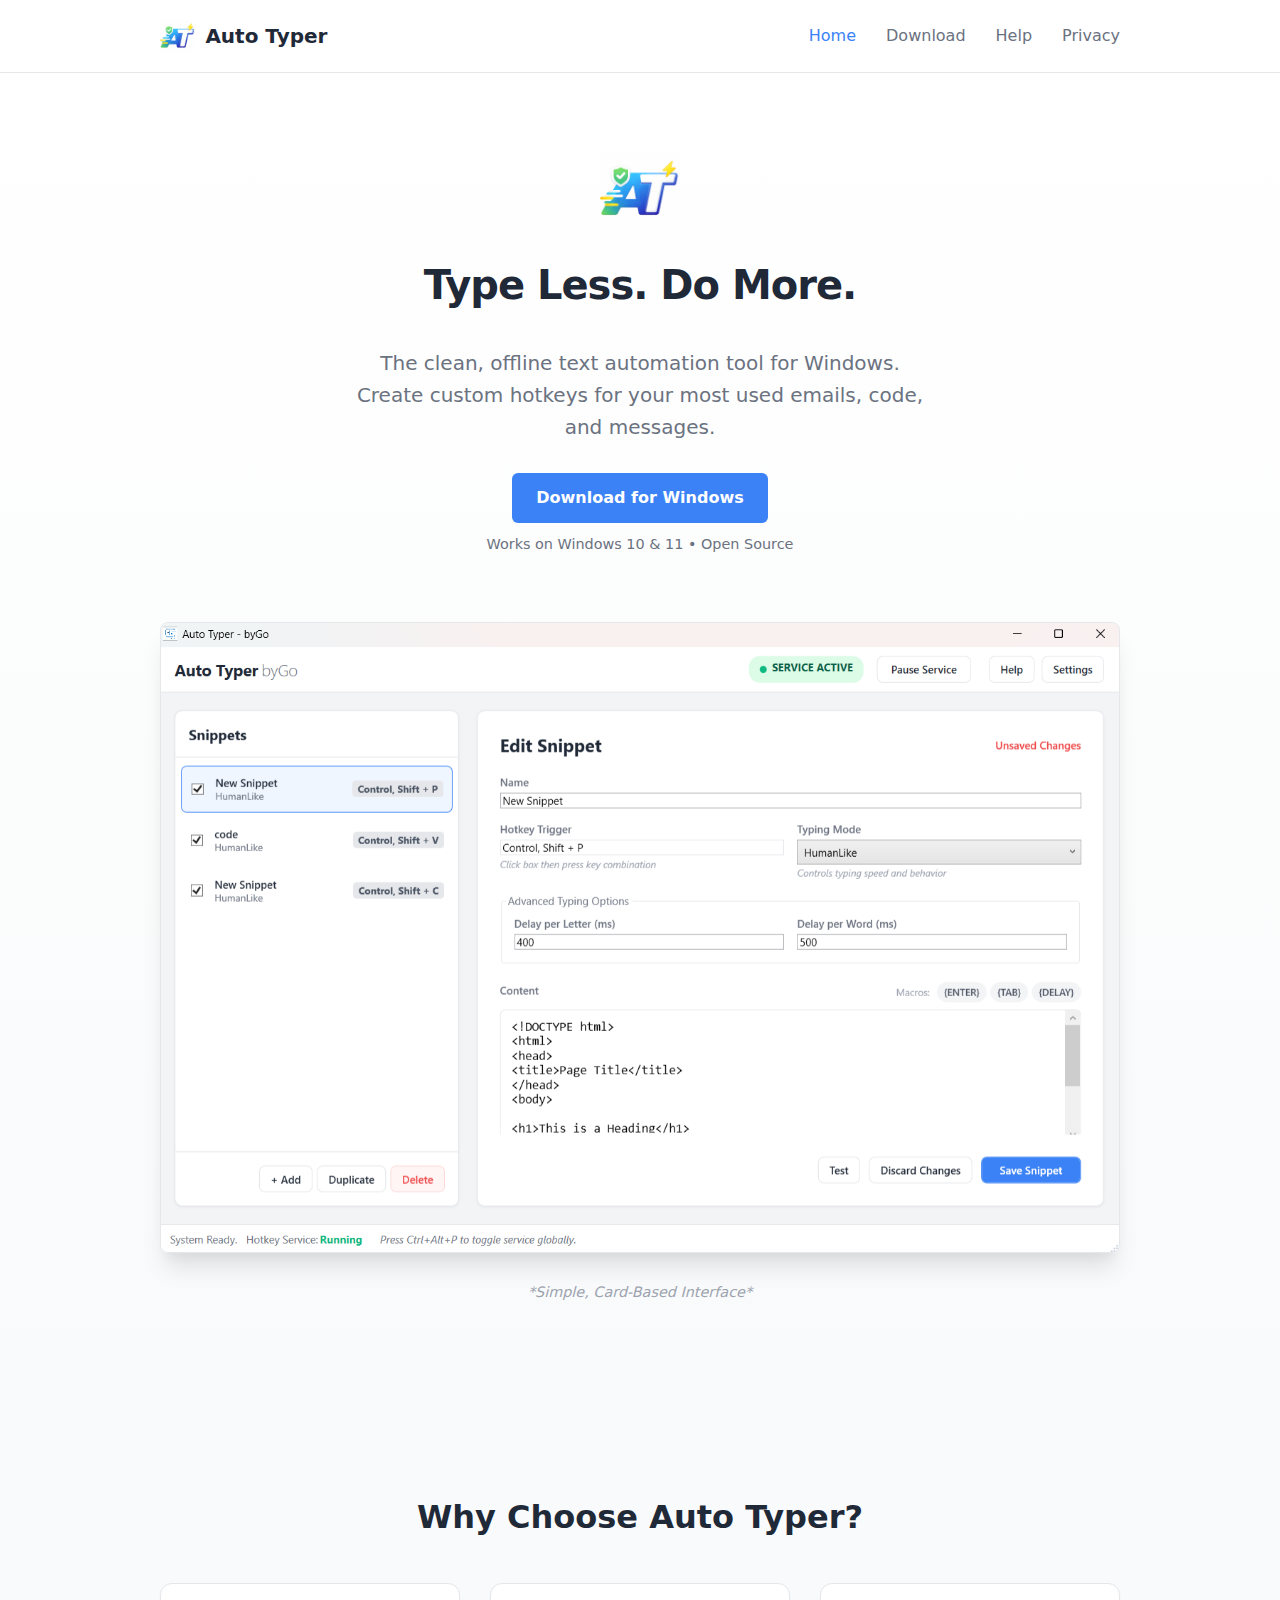
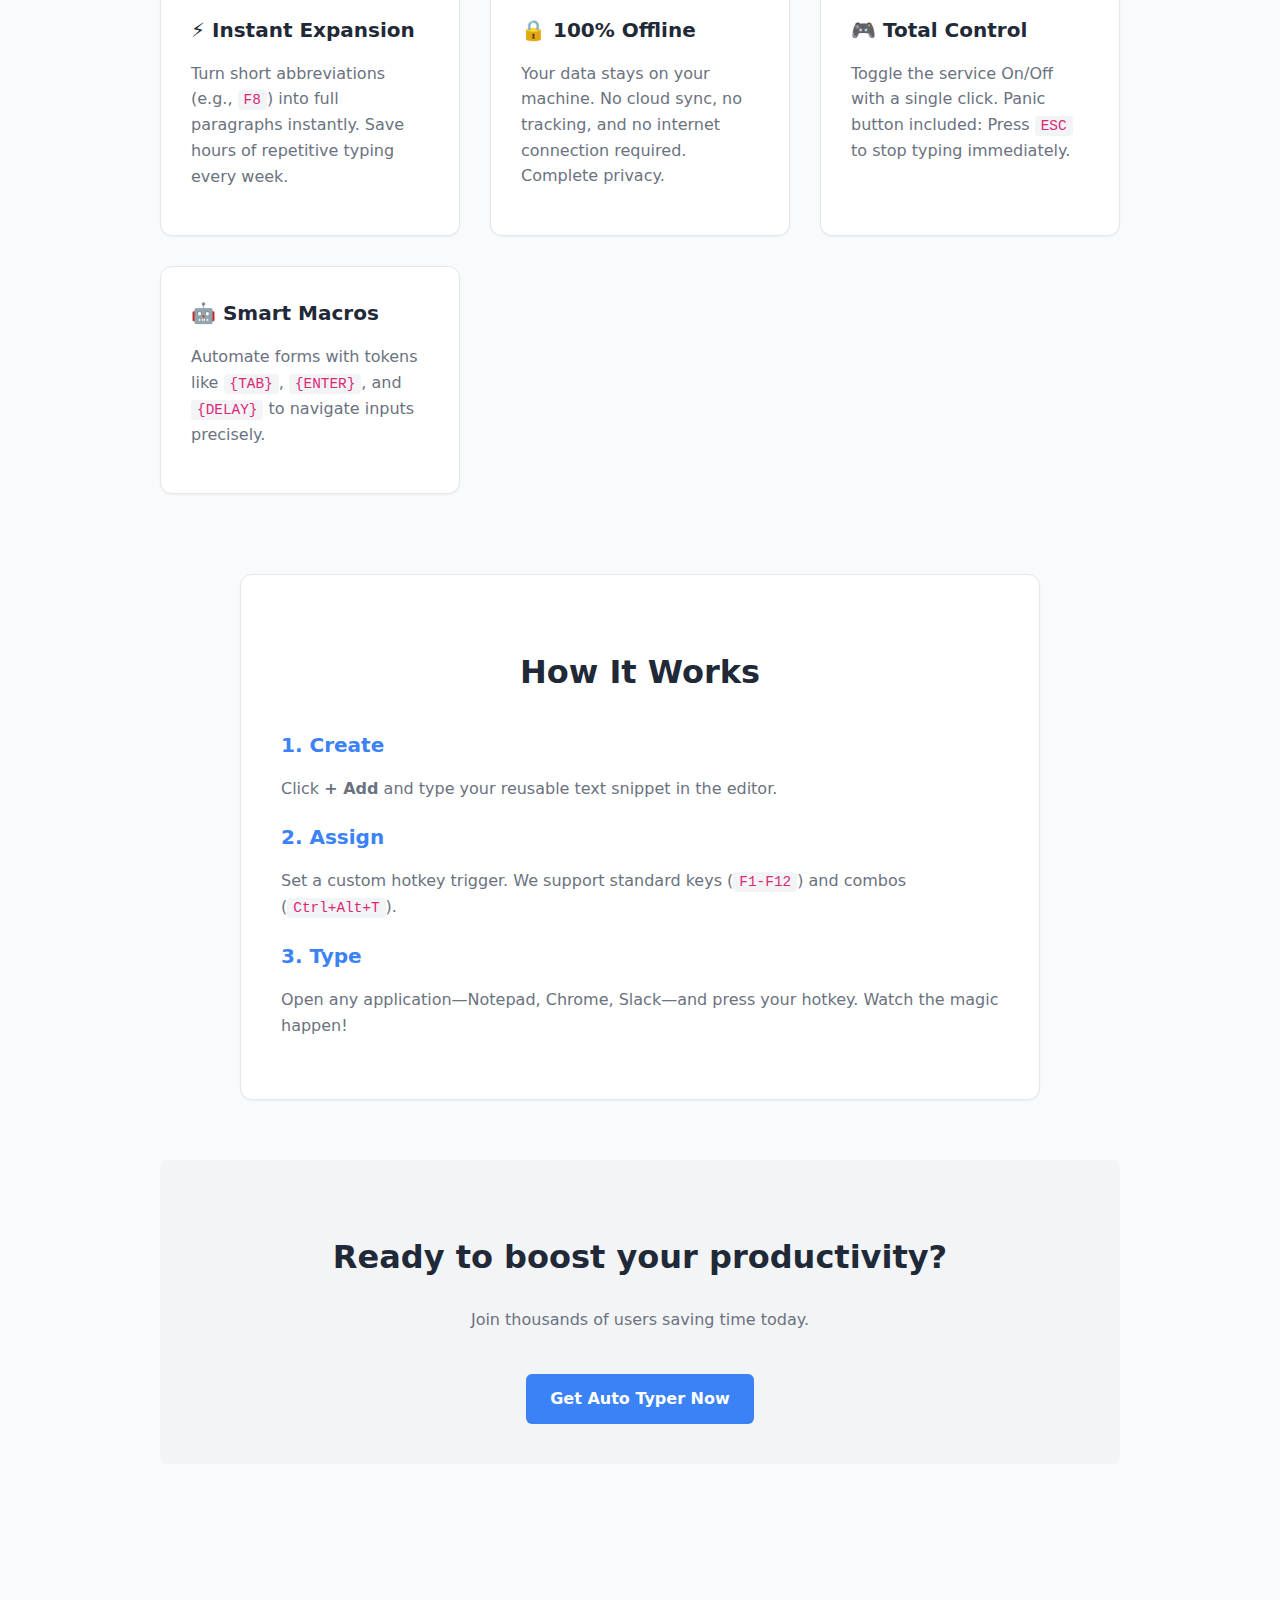
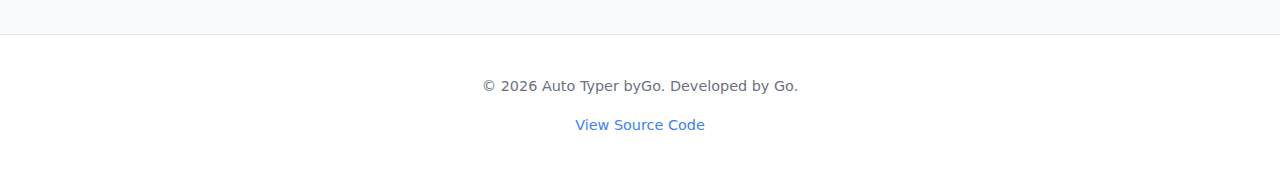
<file: docs/index.html>
<!DOCTYPE html>
<html lang="en">

<head>
    <meta charset="UTF-8">
    <meta name="viewport" content="width=device-width, initial-scale=1.0">
    <title>Auto Typer byGo - The Ultimate Windows Productivity Tool</title>
    <link rel="stylesheet" href="styles.css">
    <link rel="icon" type="image/png" href="assets/logo3.png">
</head>

<body>
    <header>
        <div class="container">
            <nav>
                <div class="logo">
                    <img src="assets/logo3.png" alt="Logo">
                    <span>Auto Typer</span>
                </div>
                <div class="nav-links">
                    <a href="index.html" class="active">Home</a>
                    <a href="download.html">Download</a>
                    <a href="help.html">Help</a>
                    <a href="privacy.html">Privacy</a>
                </div>
            </nav>
        </div>
    </header>

    <main>
        <!-- HERO SECTION -->
        <section class="hero">
            <div class="container">
                <img src="assets/logo3.png" alt="Auto Typer Icon"
                    style="width: 80px; height: auto; margin-bottom: 20px;">
                <h1>Type Less. Do More.</h1>
                <p class="tagline">The clean, offline text automation tool for Windows. <br>Create custom hotkeys for
                    your most used emails, code, and messages.</p>

                <div class="cta-group">
                    <a href="https://github.com/goutham-11-16/Auto-Typer/releases" class="btn btn-primary"
                        target="_blank">Download for Windows</a>
                    <p style="margin-top: 10px; font-size: 0.9rem; color: var(--text-secondary);">Works on Windows 10 &
                        11 • Open Source</p>
                </div>

                <!-- Screenshot Area -->
                <div class="hero-image-container">
                    <img src="assets/screenshots/app-preview.png" alt="Auto Typer Application Interface"
                        class="hero-image" onerror="this.style.display='none'">
                    <!-- Fallback text if image missing -->
                    <p style="margin-top:20px; font-style:italic; font-size:0.9rem; color:#9CA3AF;">*Simple, Card-Based
                        Interface*</p>
                </div>
            </div>
        </section>

        <!-- FEATURES GRID -->
        <section class="features">
            <div class="container">
                <h2 style="text-align: center;">Why Choose Auto Typer?</h2>
                <div class="grid">
                    <div class="card">
                        <h3>⚡ Instant Expansion</h3>
                        <p>Turn short abbreviations (e.g., <code>F8</code>) into full paragraphs instantly. Save hours
                            of repetitive typing every week.</p>
                    </div>
                    <div class="card">
                        <h3>🔒 100% Offline</h3>
                        <p>Your data stays on your machine. No cloud sync, no tracking, and no internet connection
                            required. Complete privacy.</p>
                    </div>
                    <div class="card">
                        <h3>🎮 Total Control</h3>
                        <p>Toggle the service On/Off with a single click. Panic button included: Press <code>ESC</code>
                            to stop typing immediately.</p>
                    </div>
                    <div class="card">
                        <h3>🤖 Smart Macros</h3>
                        <p>Automate forms with tokens like <code>{TAB}</code>, <code>{ENTER}</code>, and
                            <code>{DELAY}</code> to navigate inputs precisely.
                        </p>
                    </div>
                </div>
            </div>
        </section>

        <!-- HOW IT WORKS -->
        <section class="content-wrapper" style="margin-top: 0;">
            <h2 style="text-align: center;">How It Works</h2>
            <div style="margin-top: 30px;">
                <div style="margin-bottom: 20px;">
                    <h3 style="color: var(--primary-color);">1. Create</h3>
                    <p>Click <strong>+ Add</strong> and type your reusable text snippet in the editor.</p>
                </div>
                <div style="margin-bottom: 20px;">
                    <h3 style="color: var(--primary-color);">2. Assign</h3>
                    <p>Set a custom hotkey trigger. We support standard keys (<code>F1-F12</code>) and combos
                        (<code>Ctrl+Alt+T</code>).</p>
                </div>
                <div style="margin-bottom: 20px;">
                    <h3 style="color: var(--primary-color);">3. Type</h3>
                    <p>Open any application—Notepad, Chrome, Slack—and press your hotkey. Watch the magic happen!</p>
                </div>
            </div>
        </section>

        <!-- DOWNLOAD CTA -->
        <section class="container" style="text-align: center; padding-bottom: 80px;">
            <div class="download-placeholder">
                <h2>Ready to boost your productivity?</h2>
                <p>Join thousands of users saving time today.</p>
                <br>
                <a href="https://github.com/goutham-11-16/Auto-Typer/releases" class="btn btn-primary">Get Auto Typer
                    Now</a>
            </div>
        </section>
    </main>

    <footer>
        <div class="container">
            <p>&copy; 2026 Auto Typer byGo. Developed by Go.</p>
            <p style="margin-top: 10px;">
                <a href="https://github.com/goutham-11-16/Auto-Typer" target="_blank"
                    style="color: var(--primary-color);">View Source Code</a>
            </p>
        </div>
    </footer>
</body>

</html>
</file>
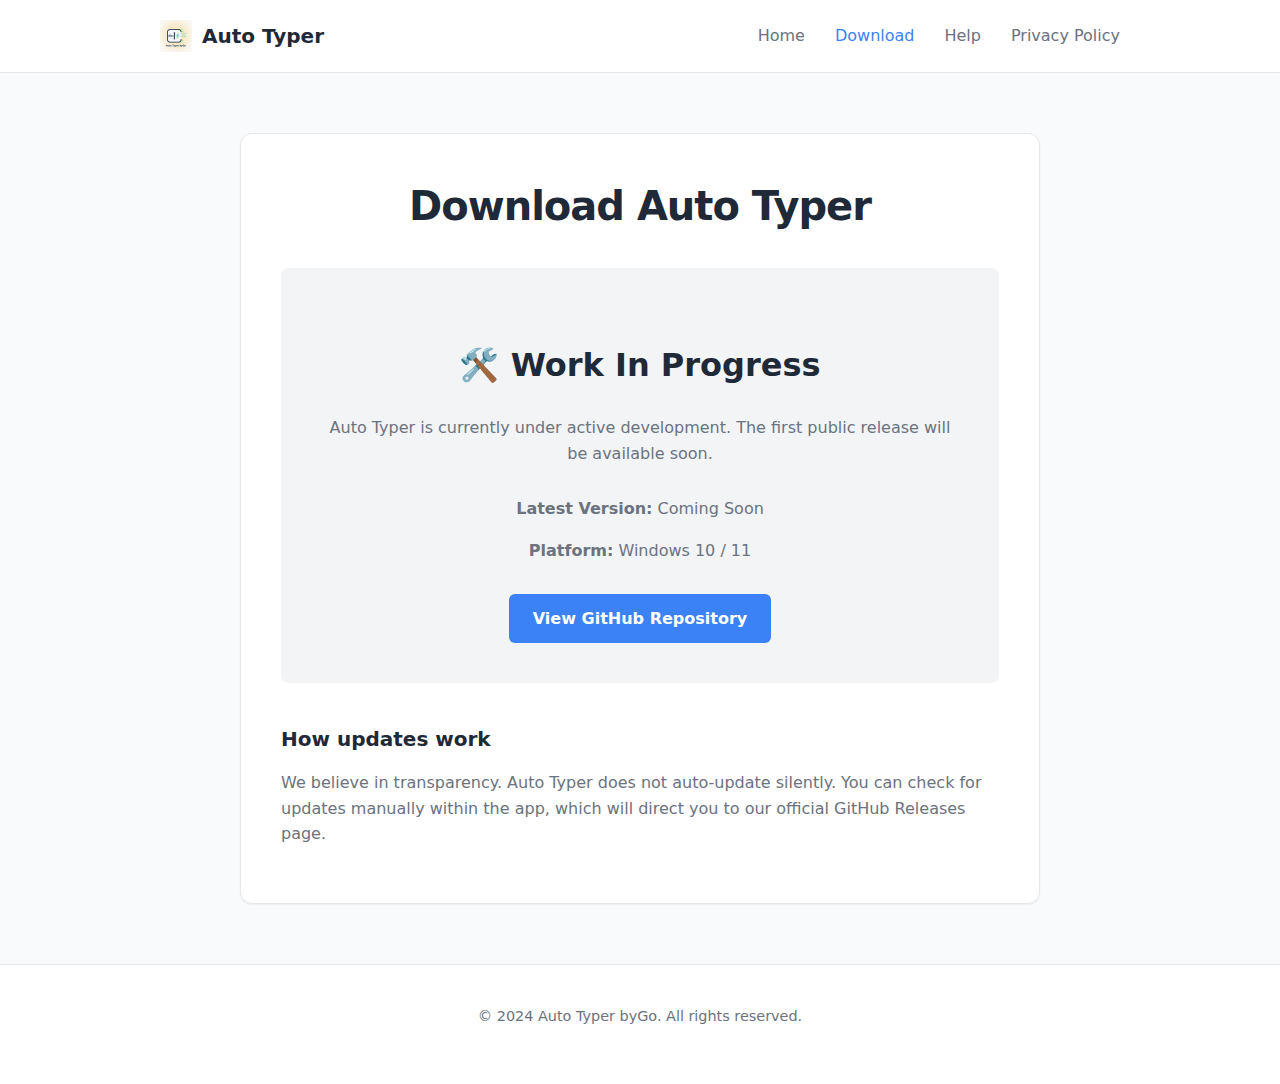
<file: docs/download.html>
<!DOCTYPE html>
<html lang="en">

<head>
    <meta charset="UTF-8">
    <meta name="viewport" content="width=device-width, initial-scale=1.0">
    <title>Download - Auto Typer byGo</title>
    <link rel="stylesheet" href="styles.css">
    <link rel="icon" type="image/png" href="assets/logo2.png">
</head>

<body>
    <header>
        <div class="container">
            <nav>
                <div class="logo">
                    <img src="assets/logo2.png" alt="Logo">
                    <span>Auto Typer</span>
                </div>
                <div class="nav-links">
                    <a href="index.html">Home</a>
                    <a href="download.html" class="active">Download</a>
                    <a href="help.html">Help</a>
                    <a href="privacy.html">Privacy Policy</a>
                </div>
            </nav>
        </div>
    </header>

    <main class="container">
        <div class="content-wrapper" style="text-align: center;">
            <h1>Download Auto Typer</h1>

            <div class="download-placeholder">
                <h2>🛠️ Work In Progress</h2>
                <p>Auto Typer is currently under active development. The first public release will be available soon.
                </p>

                <div style="margin: 30px 0;">
                    <p><strong>Latest Version:</strong> Coming Soon</p>
                    <p><strong>Platform:</strong> Windows 10 / 11</p>
                </div>

                <a href="https://github.com/goutham-11-16/Auto-Typer" class="btn btn-primary">
                    View GitHub Repository
                </a>
            </div>

            <div style="margin-top: 40px; text-align: left;">
                <h3>How updates work</h3>
                <p>We believe in transparency. Auto Typer does not auto-update silently. You can check for updates
                    manually within the app, which will direct you to our official GitHub Releases page.</p>
            </div>
        </div>
    </main>

    <footer>
        <div class="container">
            <p>&copy; 2024 Auto Typer byGo. All rights reserved.</p>
        </div>
    </footer>
</body>

</html>
</file>
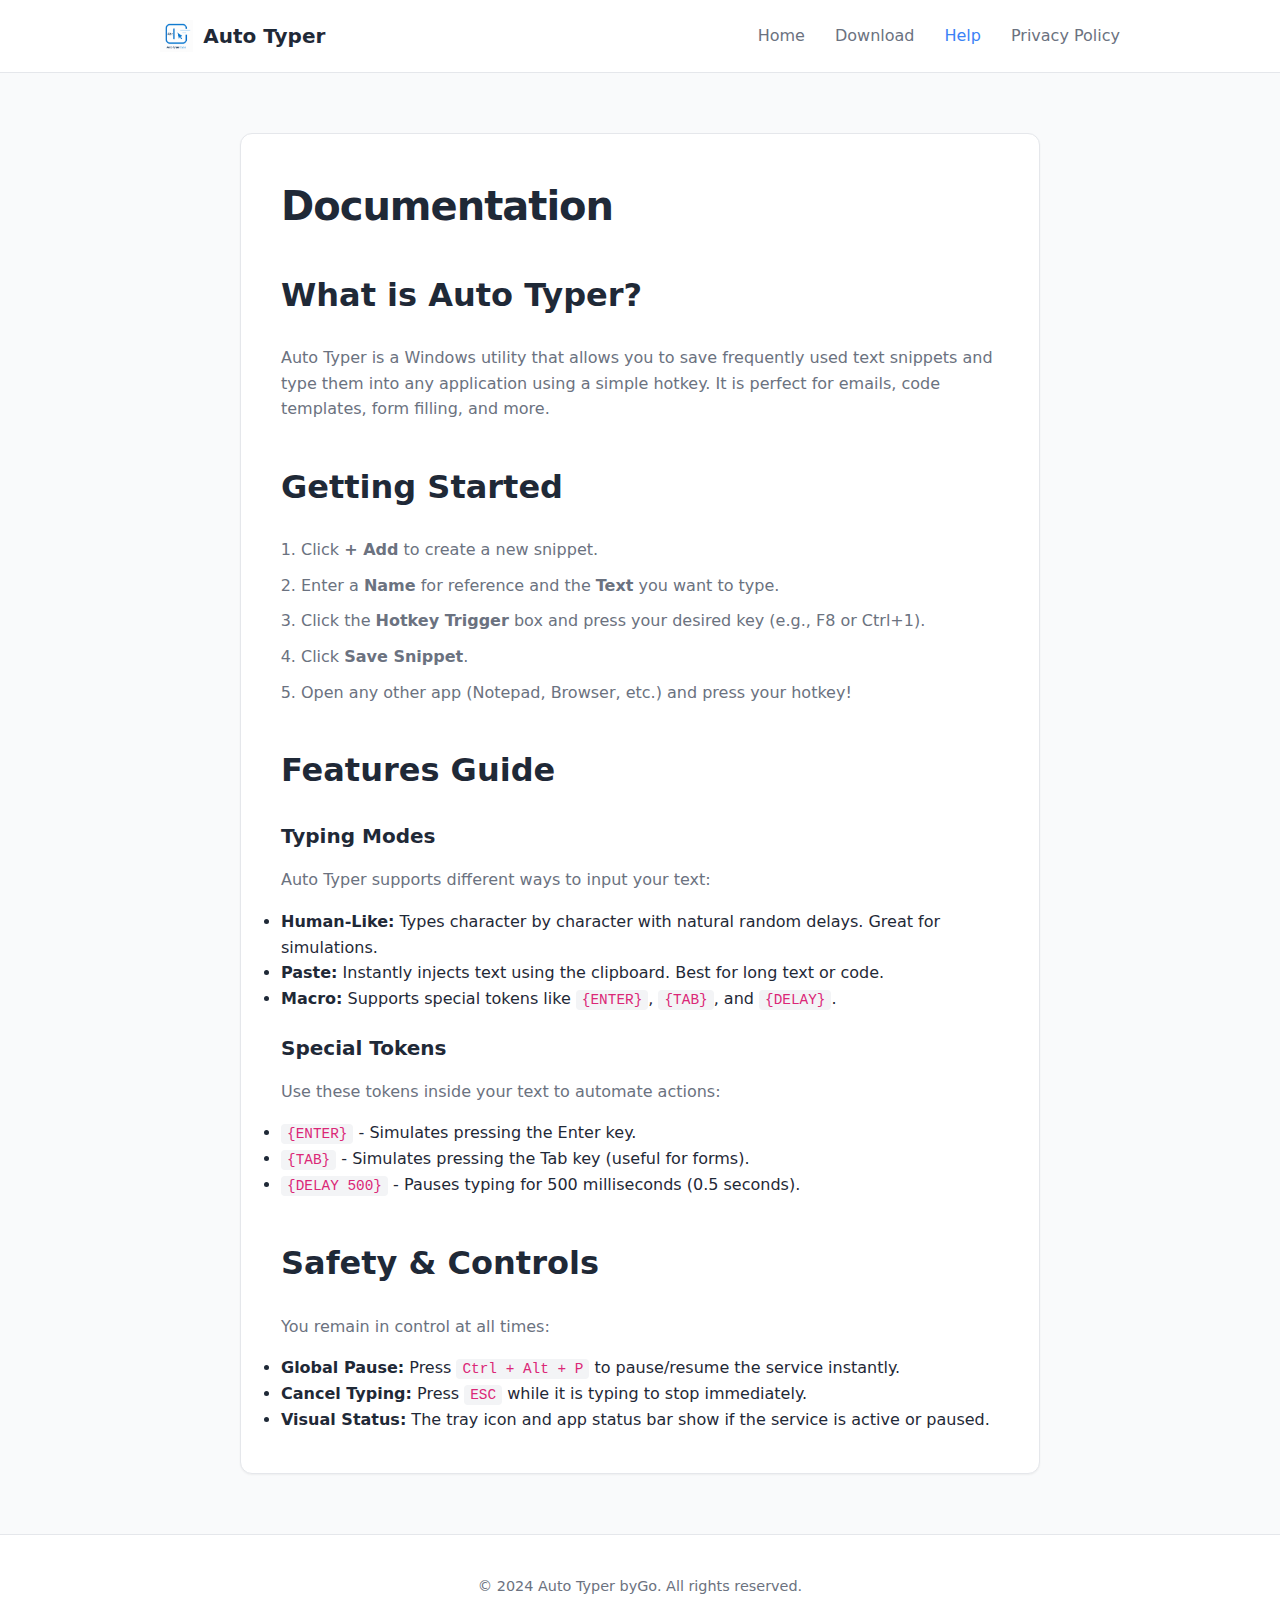
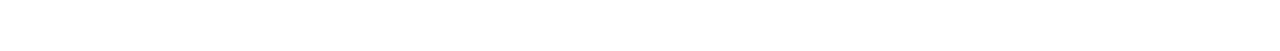
<file: docs/help.html>
<!DOCTYPE html>
<html lang="en">

<head>
    <meta charset="UTF-8">
    <meta name="viewport" content="width=device-width, initial-scale=1.0">
    <title>Help & Documentation - Auto Typer byGo</title>
    <link rel="stylesheet" href="styles.css">
    <link rel="icon" type="image/png" href="assets/logo.png">
</head>

<body>
    <header>
        <div class="container">
            <nav>
                <div class="logo">
                    <img src="assets/logo.png" alt="Logo">
                    <span>Auto Typer</span>
                </div>
                <div class="nav-links">
                    <a href="index.html">Home</a>
                    <a href="download.html">Download</a>
                    <a href="help.html" class="active">Help</a>
                    <a href="privacy.html">Privacy Policy</a>
                </div>
            </nav>
        </div>
    </header>

    <main class="container">
        <div class="content-wrapper">
            <h1>Documentation</h1>

            <section style="margin-bottom: 40px;">
                <h2>What is Auto Typer?</h2>
                <p>Auto Typer is a Windows utility that allows you to save frequently used text snippets and type them
                    into any application using a simple hotkey. It is perfect for emails, code templates, form filling,
                    and more.</p>
            </section>

            <section style="margin-bottom: 40px;">
                <h2>Getting Started</h2>
                <ol style="margin-left: 20px; color: var(--text-secondary);">
                    <li style="margin-bottom: 10px;">Click <strong>+ Add</strong> to create a new snippet.</li>
                    <li style="margin-bottom: 10px;">Enter a <strong>Name</strong> for reference and the
                        <strong>Text</strong> you want to type.</li>
                    <li style="margin-bottom: 10px;">Click the <strong>Hotkey Trigger</strong> box and press your
                        desired key (e.g., F8 or Ctrl+1).</li>
                    <li style="margin-bottom: 10px;">Click <strong>Save Snippet</strong>.</li>
                    <li>Open any other app (Notepad, Browser, etc.) and press your hotkey!</li>
                </ol>
            </section>

            <section style="margin-bottom: 40px;">
                <h2>Features Guide</h2>

                <h3>Typing Modes</h3>
                <p>Auto Typer supports different ways to input your text:</p>
                <ul>
                    <li><strong>Human-Like:</strong> Types character by character with natural random delays. Great for
                        simulations.</li>
                    <li><strong>Paste:</strong> Instantly injects text using the clipboard. Best for long text or code.
                    </li>
                    <li><strong>Macro:</strong> Supports special tokens like <code>{ENTER}</code>, <code>{TAB}</code>,
                        and <code>{DELAY}</code>.</li>
                </ul>

                <h3 style="margin-top: 20px;">Special Tokens</h3>
                <p>Use these tokens inside your text to automate actions:</p>
                <ul>
                    <li><code>{ENTER}</code> - Simulates pressing the Enter key.</li>
                    <li><code>{TAB}</code> - Simulates pressing the Tab key (useful for forms).</li>
                    <li><code>{DELAY 500}</code> - Pauses typing for 500 milliseconds (0.5 seconds).</li>
                </ul>
            </section>

            <section>
                <h2>Safety & Controls</h2>
                <p>You remain in control at all times:</p>
                <ul>
                    <li><strong>Global Pause:</strong> Press <code>Ctrl + Alt + P</code> to pause/resume the service
                        instantly.</li>
                    <li><strong>Cancel Typing:</strong> Press <code>ESC</code> while it is typing to stop immediately.
                    </li>
                    <li><strong>Visual Status:</strong> The tray icon and app status bar show if the service is active
                        or paused.</li>
                </ul>
            </section>
        </div>
    </main>

    <footer>
        <div class="container">
            <p>&copy; 2024 Auto Typer byGo. All rights reserved.</p>
        </div>
    </footer>
</body>

</html>
</file>
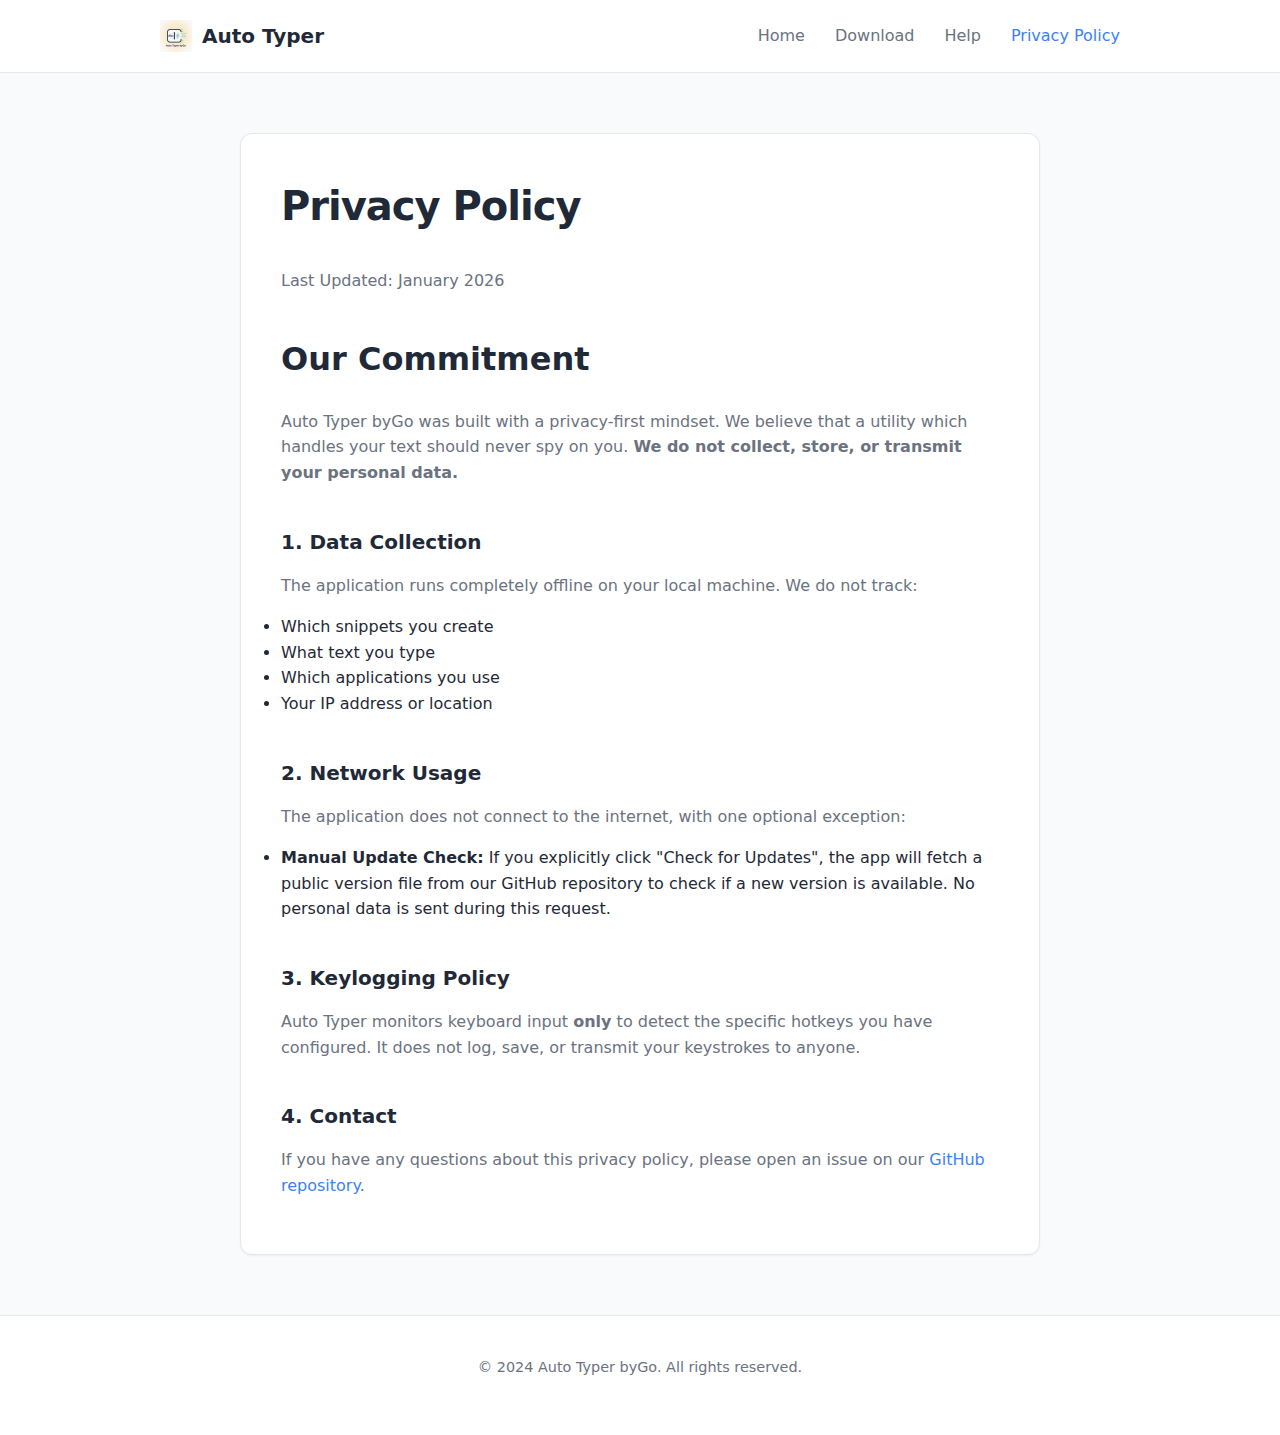
<file: docs/privacy.html>
<!DOCTYPE html>
<html lang="en">

<head>
    <meta charset="UTF-8">
    <meta name="viewport" content="width=device-width, initial-scale=1.0">
    <title>Privacy Policy - Auto Typer byGo</title>
    <link rel="stylesheet" href="styles.css">
    <link rel="icon" type="image/png" href="assets/logo2.png">
</head>

<body>
    <header>
        <div class="container">
            <nav>
                <div class="logo">
                    <img src="assets/logo2.png" alt="Logo">
                    <span>Auto Typer</span>
                </div>
                <div class="nav-links">
                    <a href="index.html">Home</a>
                    <a href="download.html">Download</a>
                    <a href="help.html">Help</a>
                    <a href="privacy.html" class="active">Privacy Policy</a>
                </div>
            </nav>
        </div>
    </header>

    <main class="container">
        <div class="content-wrapper">
            <h1>Privacy Policy</h1>
            <p>Last Updated: January 2026</p>

            <section style="margin-top: 40px;">
                <h2>Our Commitment</h2>
                <p>Auto Typer byGo was built with a privacy-first mindset. We believe that a utility which handles your
                    text should never spy on you. <strong>We do not collect, store, or transmit your personal
                        data.</strong></p>
            </section>

            <section style="margin-top: 40px;">
                <h3>1. Data Collection</h3>
                <p>The application runs completely offline on your local machine. We do not track:</p>
                <ul>
                    <li>Which snippets you create</li>
                    <li>What text you type</li>
                    <li>Which applications you use</li>
                    <li>Your IP address or location</li>
                </ul>
            </section>

            <section style="margin-top: 40px;">
                <h3>2. Network Usage</h3>
                <p>The application does not connect to the internet, with one optional exception:</p>
                <ul>
                    <li><strong>Manual Update Check:</strong> If you explicitly click "Check for Updates", the app will
                        fetch a public version file from our GitHub repository to check if a new version is available.
                        No personal data is sent during this request.</li>
                </ul>
            </section>

            <section style="margin-top: 40px;">
                <h3>3. Keylogging Policy</h3>
                <p>Auto Typer monitors keyboard input <strong>only</strong> to detect the specific hotkeys you have
                    configured. It does not log, save, or transmit your keystrokes to anyone.</p>
            </section>

            <section style="margin-top: 40px;">
                <h3>4. Contact</h3>
                <p>If you have any questions about this privacy policy, please open an issue on our <a
                        href="https://github.com/goutham-11-16/Auto-Typer">GitHub repository</a>.</p>
            </section>
        </div>
    </main>

    <footer>
        <div class="container">
            <p>&copy; 2024 Auto Typer byGo. All rights reserved.</p>
        </div>
    </footer>
</body>

</html>
</file>
<file: docs/styles.css>
/* Auto Typer byGo - Product Website Styles */

:root {
    --primary-color: #3B82F6;
    --primary-hover: #2563EB;
    --background-color: #F9FAFB;
    --surface-color: #FFFFFF;
    --text-primary: #1F2937;
    --text-secondary: #6B7280;
    --border-color: #E5E7EB;
    
    --radius-sm: 6px;
    --radius-md: 12px;
    --shadow-sm: 0 1px 2px 0 rgba(0, 0, 0, 0.05);
    --shadow-md: 0 4px 6px -1px rgba(0, 0, 0, 0.1), 0 2px 4px -1px rgba(0, 0, 0, 0.06);
    
    --container-width: 1000px;
    --font-family: 'Segoe UI', system-ui, -apple-system, sans-serif;
}

* {
    box-sizing: border-box;
    margin: 0;
    padding: 0;
}

body {
    font-family: var(--font-family);
    background-color: var(--background-color);
    color: var(--text-primary);
    line-height: 1.6;
    -webkit-font-smoothing: antialiased;
}

/* Typography */
h1, h2, h3 {
    color: var(--text-primary);
    margin-bottom: 0.75em;
    font-weight: 700;
}

h1 { font-size: 2.5rem; letter-spacing: -0.025em; }
h2 { font-size: 2rem; margin-top: 2rem; }
h3 { font-size: 1.25rem; }

p {
    margin-bottom: 1rem;
    color: var(--text-secondary);
}

a {
    color: var(--primary-color);
    text-decoration: none;
    transition: color 0.2s;
}

a:hover {
    color: var(--primary-hover);
}

/* Layout */
.container {
    max-width: var(--container-width);
    margin: 0 auto;
    padding: 0 20px;
}

/* Header */
header {
    background-color: var(--surface-color);
    border-bottom: 1px solid var(--border-color);
    padding: 20px 0;
    position: sticky;
    top: 0;
    z-index: 10;
}

nav {
    display: flex;
    justify-content: space-between;
    align-items: center;
}

.logo {
    font-weight: 700;
    font-size: 1.25rem;
    color: var(--text-primary);
    display: flex;
    align-items: center;
    gap: 10px;
}

.logo img {
    height: 32px;
    width: auto;
}

.nav-links {
    display: flex;
    gap: 30px;
}

.nav-links a {
    color: var(--text-secondary);
    font-weight: 500;
}

.nav-links a:hover,
.nav-links a.active {
    color: var(--primary-color);
}

/* Buttons */
.btn {
    display: inline-block;
    padding: 12px 24px;
    border-radius: var(--radius-sm);
    font-weight: 600;
    cursor: pointer;
    transition: all 0.2s;
    border: none;
}

.btn-primary {
    background-color: var(--primary-color);
    color: white;
}

.btn-primary:hover {
    background-color: var(--primary-hover);
    transform: translateY(-1px);
}

.btn-primary:disabled {
    background-color: #9CA3AF;
    cursor: not-allowed;
    transform: none;
}

.btn-outline {
    background-color: transparent;
    border: 1px solid var(--border-color);
    color: var(--text-primary);
}

.btn-outline:hover {
    background-color: var(--background-color);
}

/* Hero Section */
.hero {
    text-align: center;
    padding: 80px 0 60px;
    background: linear-gradient(180deg, #FFFFFF 0%, #F9FAFB 100%);
}

.hero p.tagline {
    font-size: 1.25rem;
    max-width: 600px;
    margin: 0 auto 30px;
}

.hero-image {
    margin-top: 50px;
    border-radius: 8px;
    box-shadow: 0 20px 25px -5px rgba(0, 0, 0, 0.1), 0 10px 10px -5px rgba(0, 0, 0, 0.04);
    max-width: 100%;
    border: 1px solid var(--border-color);
}

/* Features Grid */
.features {
    padding: 80px 0;
}

.grid {
    display: grid;
    grid-template-columns: repeat(auto-fit, minmax(250px, 1fr));
    gap: 30px;
    margin-top: 40px;
}

.card {
    background-color: var(--surface-color);
    padding: 30px;
    border-radius: var(--radius-md);
    border: 1px solid var(--border-color);
    box-shadow: var(--shadow-sm);
    transition: transform 0.2s;
}

.card:hover {
    transform: translateY(-2px);
    box-shadow: var(--shadow-md);
}

/* Footer */
footer {
    background-color: var(--surface-color);
    border-top: 1px solid var(--border-color);
    padding: 40px 0;
    text-align: center;
    margin-top: 60px;
    font-size: 0.9rem;
    color: var(--text-secondary);
}

/* Page Specific */
.content-wrapper {
    max-width: 800px;
    margin: 60px auto;
    background: var(--surface-color);
    padding: 40px;
    border-radius: var(--radius-md);
    border: 1px solid var(--border-color);
    box-shadow: var(--shadow-sm);
}

code {
    background-color: #F3F4F6;
    padding: 2px 6px;
    border-radius: 4px;
    font-family: 'Consolas', monospace;
    font-size: 0.9em;
    color: #DB2777;
}

.download-placeholder {
    text-align: center;
    padding: 40px;
    background: #F3F4F6;
    border-radius: 8px;
    margin: 30px 0;
}

/* Responsive */
@media (max-width: 640px) {
    h1 { font-size: 2rem; }
    .hero { padding: 40px 0; }
    .nav-links { gap: 15px; }
}
</file>
